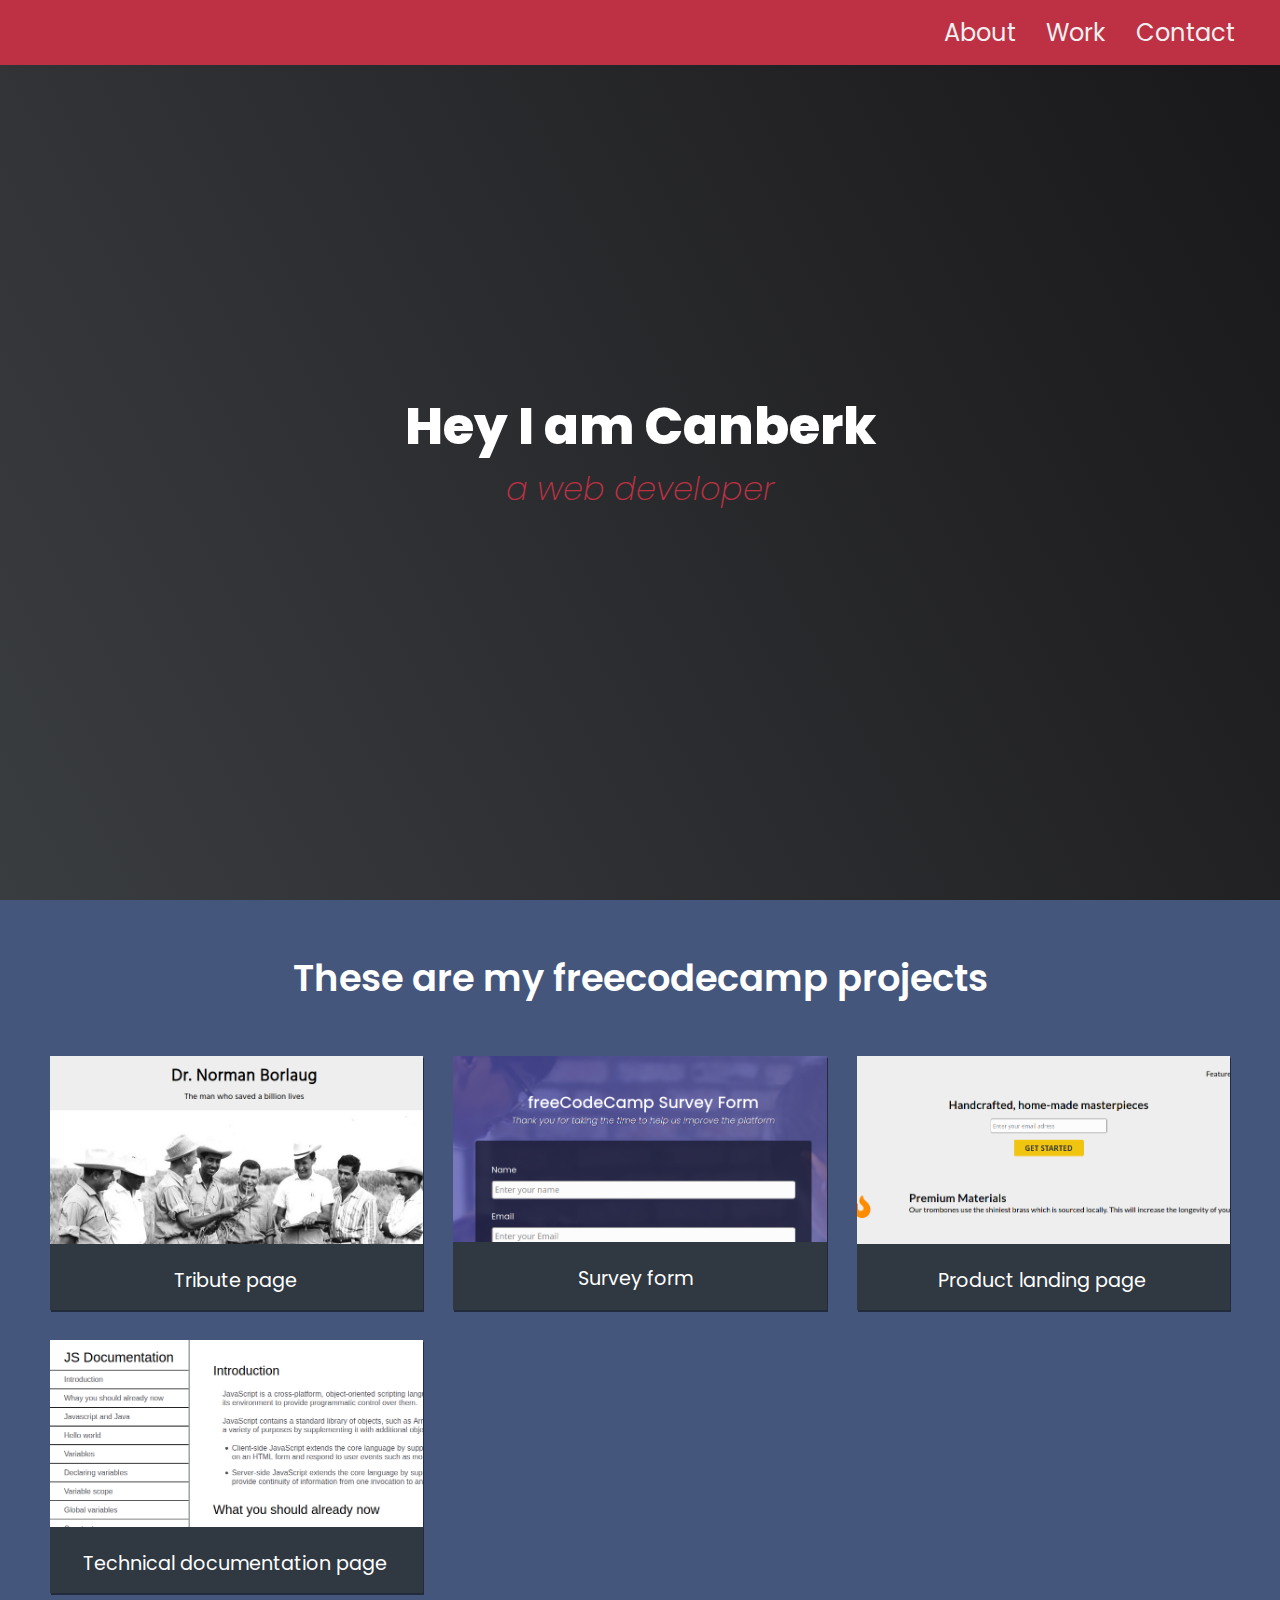
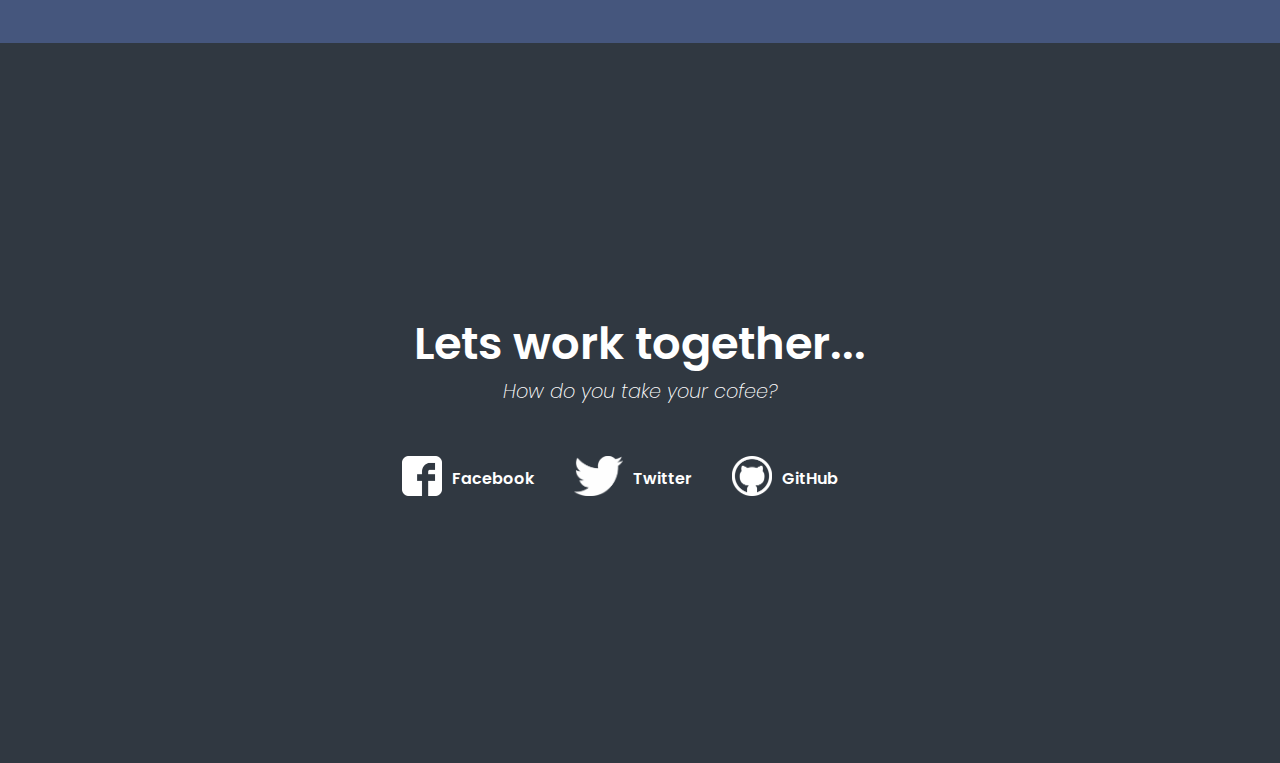
<file: personal-portfolio/index.html>
<!DOCTYPE html>
<html lang="en">
<head>
    <meta charset="UTF-8">
    <meta name="viewport" content="width=device-width, initial-scale=1.0">
    <link rel="stylesheet" href="style.css">
    <link href="https://fonts.googleapis.com/css2?family=Poppins:ital,wght@0,100;0,200;0,300;0,400;0,500;0,600;0,700;0,800;0,900;1,100;1,200;1,300;1,400;1,500;1,600;1,700;1,800;1,900&display=swap" rel="stylesheet"> 
    <title>Personal Portfolio</title>
</head>
<body>
    <nav id="nav-bar">
        <ul>
            <li><a href="#about">About</a></li>
            <li><a href="#work">Work</a></li>
            <li><a href="#contact">Contact</a></li>
        </ul>
    </nav>
    <section id="about">
        <h1>Hey I am Canberk</h1>
        <p>a web developer</p>
    </section>
    <section id="works">
        <p id="works-title">These are my freecodecamp projects</p>
        <div id="grid">
            <div class="work">
                <a href="../tribute-page/index.html"><img src="tribute.png" alt=""></a>
                <p><span class="code"> < </span>Tribute page<span class="code">/></span></p>
            </div>
            <div class="work">
                <img src="survey-form.png" alt="">
                <p><span class="code"> < </span>Survey form <span class="code">/></span></p>
            </div>
            <div class="work">
                <img src="product-landing.png" alt="">
                <p><span class="code"> < </span>Product landing page<span class="code">/></span></p>
            </div>
            <div class="work">
                <img src="technical-documentation.png" alt="">
                <p><span class="code"> < </span>Technical documentation page<span class="code">/></span></p>
            </div>
        </div>
    </section>
    <section id="contact">
        <h1>Lets work together...</h1>
        <p>How do you take your cofee?</p>
        <div id="social-networks">
            <div class="network-container">
                <div class="icon">
                    <img src="facebook.png" alt="">
                </div>
                <div class="icon-name">Facebook</div>
            </div>
            <div class="network-container">
                <div class="icon">
                    <img src="twitter.png" alt="">
                </div>
                <div class="icon-name">Twitter</div>
            </div>
            <div class="network-container">
                <div class="icon">
                    <img src="github.png" alt="">
                </div>
                <div class="icon-name">GitHub</div>
            </div>
        </div>
    </section>
</body>
</html>
</file>
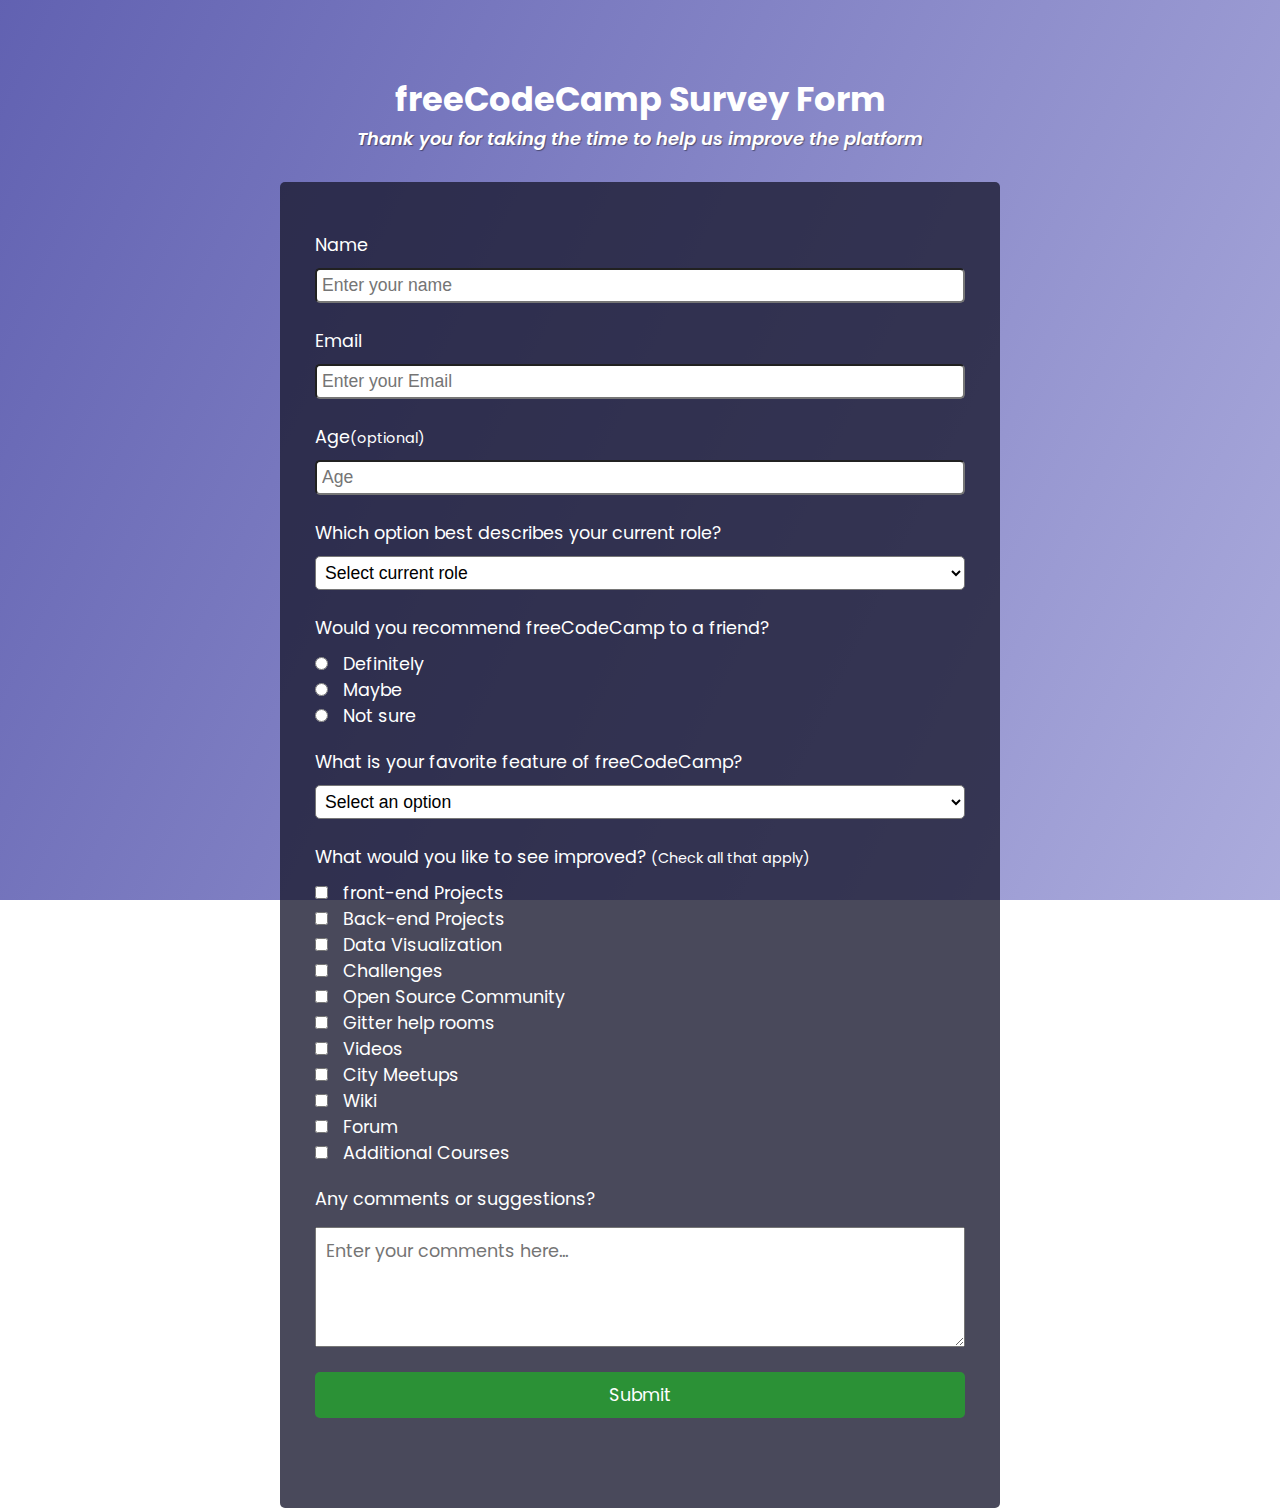
<file: survey-form/index.html>
<!DOCTYPE html>
<html lang="en">
<head>
    <meta charset="UTF-8">
    <meta name="viewport" content="width=device-width, initial-scale=1.0">
    <link rel="stylesheet" href="style.css">
    <link href="https://fonts.googleapis.com/css2?family=Poppins:ital,wght@0,100;0,200;0,300;0,400;1,100;1,200&display=swap" rel="stylesheet"> 
    <title>Survey Form</title>
</head>
<body>
    <div id="container">
        <div id="header">
            <h1 id="title">freeCodeCamp Survey Form</h1>
            <p id="description">Thank you for taking the time to help us improve the platform </p>
        </div>
        <div id="survey">
            <form action="" id="survey-form">
                <label for="name" id="name-label">Name</label>
                <input type="text" name="name" id="name" required placeholder="Enter your name">
                <label for="email" id="email-label">Email</label>
                <input type="email" name="email" id="email" required placeholder="Enter your Email">
                <label for="number" id="number-label">Age<span class="optional">(optional)</span></label>
                <input type="number" name="age" id="number" placeholder="Age" min="10" max="99">
                <label for="dropdown" id="dropdown-label">Which option best describes your current role?</label>
                <select name="role" id="dropdown" required>
                    <option value="" selected disabled>Select current role</option>
                    <option value="student">Student</option>
                    <option value="full-time-job">Full time job</option>
                    <option value="full-time-learner">Full time learner</option>
                    <option value="prefer-not-to-say">Prefer not to say</option>
                    <option value="other">Other</option>
                </select>
                <p>Would you recommend freeCodeCamp to a friend?</p>
                <input type="radio" name="recommend" id="definitely" value="definitely">
                <label for="definitely">Definitely</label>
                <br>
                <input type="radio" name="recommend" id="maybe" value="maybe">
                <label for="maybe">Maybe</label>
                <br>
                <input type="radio" name="recommend" id="not-sure" value="not-sure">
                <label for="not-sure">Not sure</label>
                <br>
                <label for="dropdown-two" id="dropdown-two-label">What is your favorite feature of freeCodeCamp? </label>
                <select name="best-feature" id="dropdown-two">
                    <option value="" selected disabled>Select an option</option>
                    <option value="challenges">Challenges</option>
                    <option value="projects">Projects</option>
                    <option value="community">Community</option>
                    <option value="open-source">Open source</option>
                </select>
                <p>What would you like to see improved? <span class="optional">(Check all that apply)</span></p>
                <input type="checkbox" name="check-1" id="front-end-projects" value="front-end-projects">
                <label for="front-end-projects">front-end Projects</label><br>
                <input type="checkbox" name="check-2" id="back-end-projects" value="back-end-projects">
                <label for="back-end-projects">Back-end Projects</label><br>
                <input type="checkbox" name="check-3" id="data-visualization" value="data-visualization">
                <label for="data-visualization">Data Visualization</label><br>
                <input type="checkbox" name="check-4" id="challenges" value="challenges">
                <label for="challenges">Challenges</label><br>
                <input type="checkbox" name="check-5" id="open-source-community" value="open-source-community">
                <label for="open-source-community">Open Source Community</label><br>
                <input type="checkbox" name="check-6" id="gitter-help-rooms" value="gitter-help-rooms">
                <label for="gitter-help-rooms">Gitter help rooms</label><br>
                <input type="checkbox" name="check-7" id="videos" value="videos">
                <label for="videos">Videos</label><br>
                <input type="checkbox" name="check-8" id="city-meetups" value="city-meetups">
                <label for="city-meetups">City Meetups</label><br>
                <input type="checkbox" name="check-9" id="wiki" value="wiki">
                <label for="wiki">Wiki</label><br>
                <input type="checkbox" name="check-10" id="forum" value="forum">
                <label for="forum">Forum</label><br>
                <input type="checkbox" name="check-11" id="additional-courses" value="additional-courses">
                <label for="additional-courses">Additional Courses</label><br>
                <label for="comment" id="comment-label">Any comments or suggestions?</label>
                <textarea name="comment" id="comment" placeholder="Enter your comments here..."></textarea>
                <input type="submit" value="Submit" id="submit-button">
            </form>
        </div>
    </div>
</body>
</html>
</file>
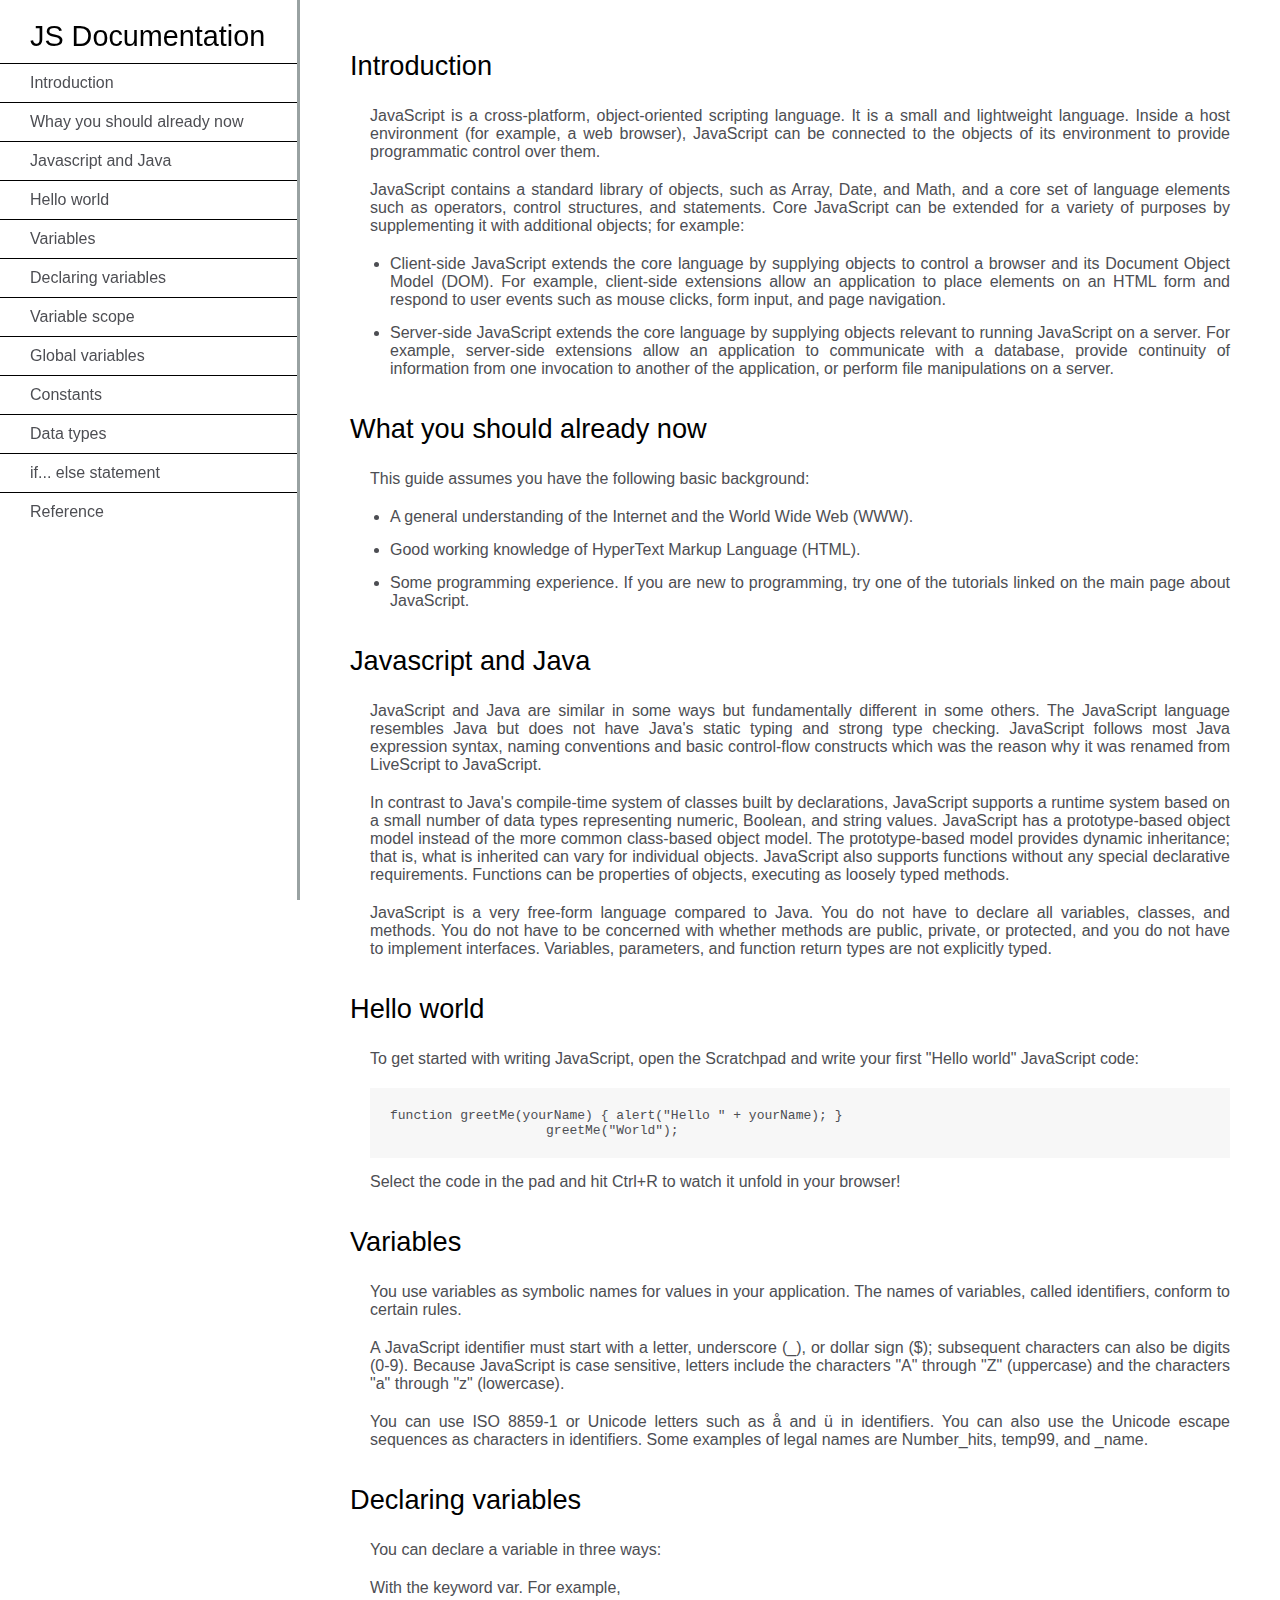
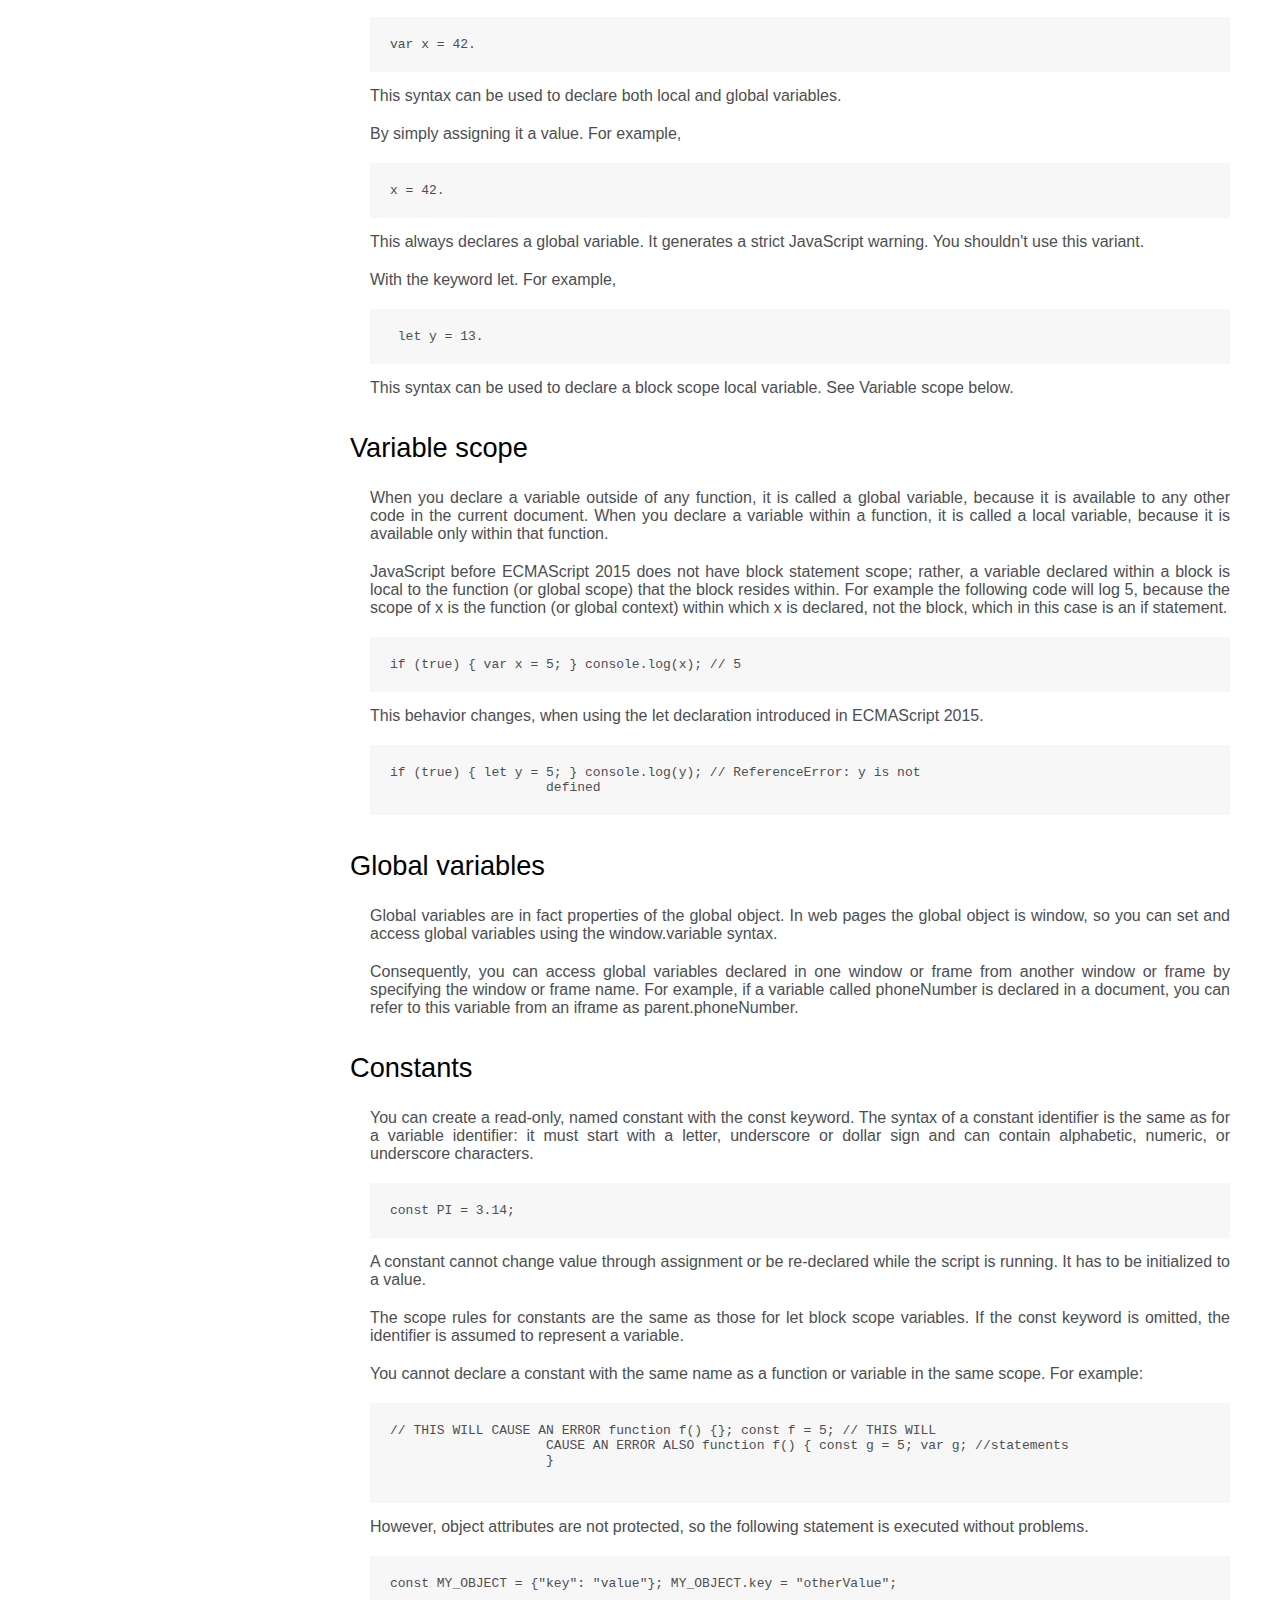
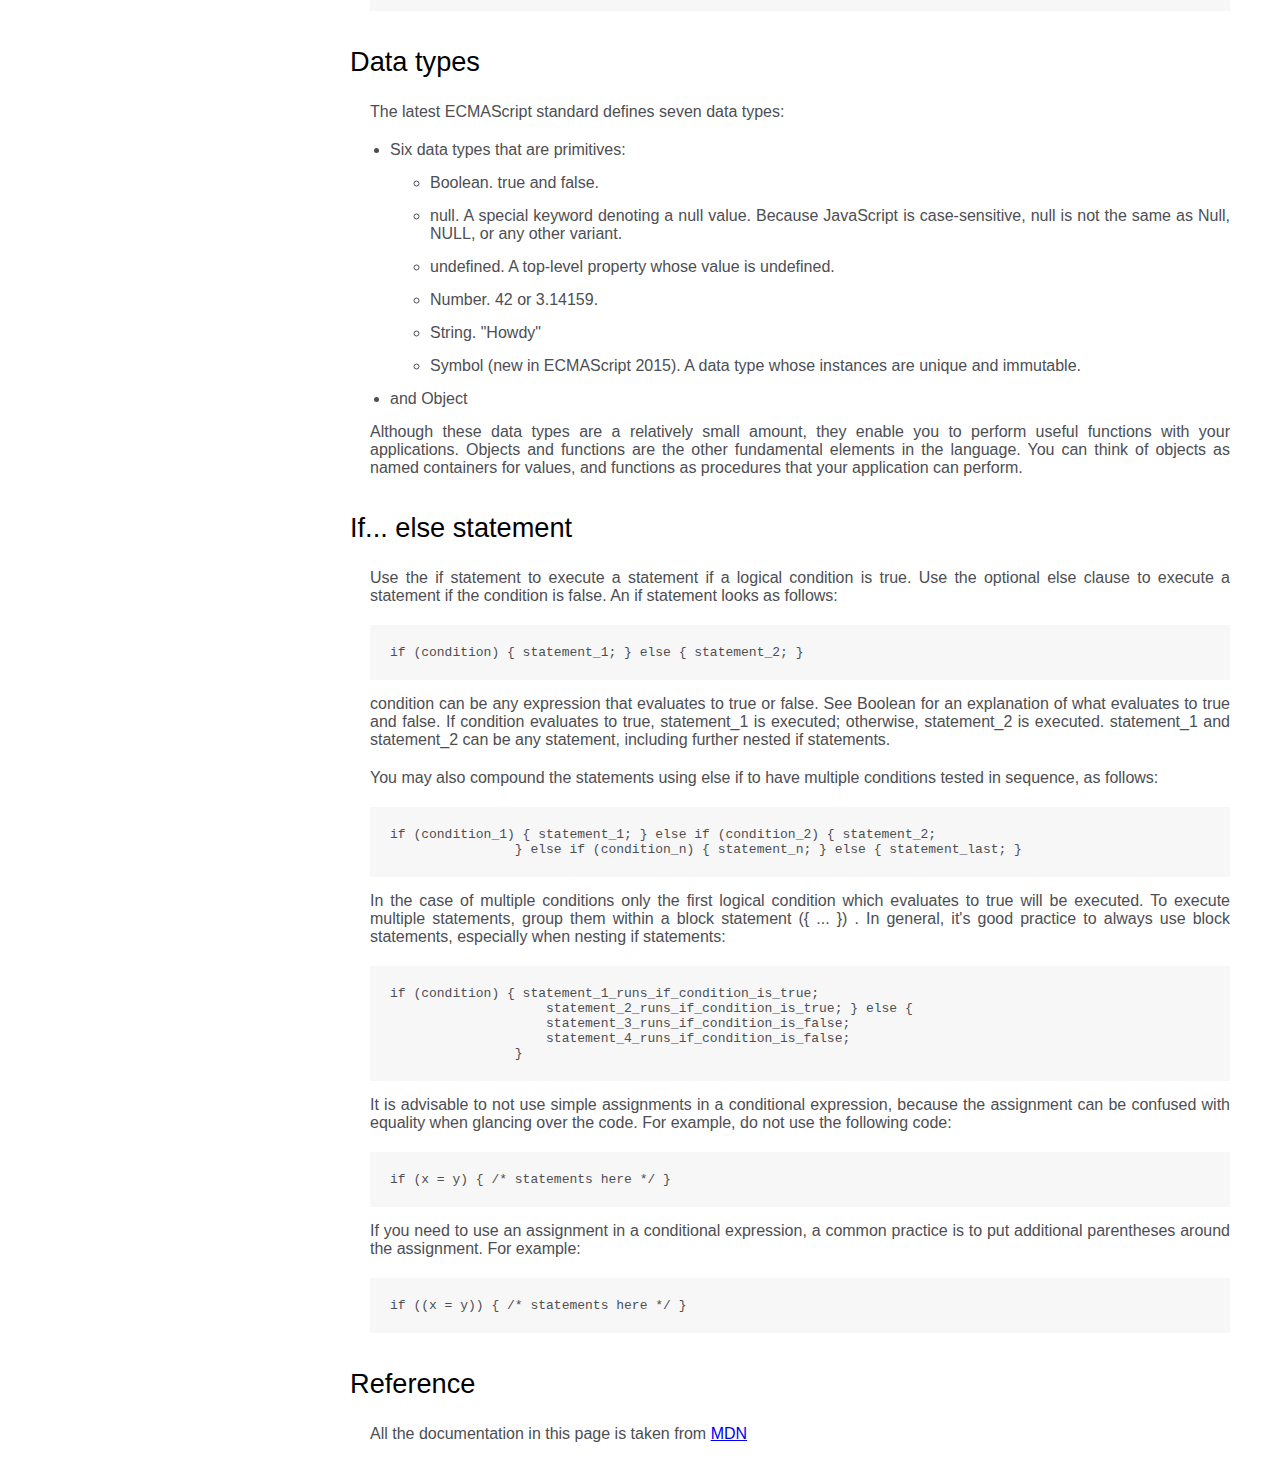
<file: technical-documentation-page/index.html>
<!DOCTYPE html>
<html lang="en">
<head>
    <meta charset="UTF-8">
    <meta name="viewport" content="width=device-width, initial-scale=1.0">
    <link rel="stylesheet" href="style.css">
    <title>Technical Documentation Page</title>
</head>
<body>
    <nav id="navbar">
        <header>
            <p id="navbar-title" class="navbar-section">JS Documentation</p>
        </header>
        <div id="scrollable">
            <a class="nav-link" href="#introduction"><p>Introduction</p></a>
            <a class="nav-link" href="#what_you_should_already_now"><p>Whay you should already now</p></a>
            <a class="nav-link" href="#javascript_and_java"><p>Javascript and Java</p></a>
            <a class="nav-link" href="#hello_world"><p>Hello world</p></a>
            <a class="nav-link" href="#variables"><p>Variables</p></a>
            <a class="nav-link" href="#declaring_variables"><p>Declaring variables</p></a>
            <a class="nav-link" href="#variable_scope"><p>Variable scope</p></a>
            <a class="nav-link" href="#global_variables"><p>Global variables</p></a>
            <a class="nav-link" href="#constants"><p>Constants</p></a>
            <a class="nav-link" href="#data_types"><p>Data types</p></a>
            <a class="nav-link" href="#if_else_statement"><p>if... else statement</p></a>
            <a class="nav-link" href="#reference"><p>Reference</p></a>
        </div>
    </nav>
    <main id="main-doc">
        <section class="main-section" id="introduction">
            <header>
                <p>Introduction</p>
            </header>
            <article>
                <p class="article-text">JavaScript is a cross-platform, object-oriented scripting language. It is a small and lightweight language. Inside a host environment (for example, a web browser), JavaScript can be connected to the objects of its environment to provide programmatic control over them. </p>
                <p class="article-text">JavaScript contains a standard library of objects, such as Array, Date, and Math, and a core set of language elements such as operators, control structures, and statements. Core JavaScript can be extended for a variety of purposes by supplementing it with additional objects; for example: </p>
                <ul>
                    <li>Client-side JavaScript extends the core language by supplying objects to control a browser and its Document Object Model (DOM). For example, client-side extensions allow an application to place elements on an HTML form and respond to user events such as mouse clicks, form input, and page navigation. </li>
                    <li>Server-side JavaScript extends the core language by supplying objects relevant to running JavaScript on a server. For example, server-side extensions allow an application to communicate with a database, provide continuity of information from one invocation to another of the application, or perform file manipulations on a server. </li>
                </ul>
            </article>
        </section>
        <section class="main-section" id="what_you_should_already_now">
            <header>
                <p>What you should already now</p>
            </header>
            <article>
                <p class="article-text">This guide assumes you have the following basic background:</p>
                <ul>
                    <li>A general understanding of the Internet and the World Wide Web (WWW).</li>
                    <li>Good working knowledge of HyperText Markup Language (HTML).</li>
                    <li>Some programming experience. If you are new to programming, try one of the tutorials linked on the main page about JavaScript.</li>
                </ul>
            </article>
        </section>
        <section class="main-section" id="javascript_and_java">
            <header>
                <p>Javascript and Java</p>
            </header>
            <article>
                <p class="article-text">JavaScript and Java are similar in some ways but fundamentally different in some others. The JavaScript language resembles Java but does not have Java's static typing and strong type checking. JavaScript follows most Java expression syntax, naming conventions and basic control-flow constructs which was the reason why it was renamed from LiveScript to JavaScript. </p>
                <p class="article-text">In contrast to Java's compile-time system of classes built by declarations, JavaScript supports a runtime system based on a small number of data types representing numeric, Boolean, and string values. JavaScript has a prototype-based object model instead of the more common class-based object model. The prototype-based model provides dynamic inheritance; that is, what is inherited can vary for individual objects. JavaScript also supports functions without any special declarative requirements. Functions can be properties of objects, executing as loosely typed methods. </p>
                <p class="article-text">JavaScript is a very free-form language compared to Java. You do not have to declare all variables, classes, and methods. You do not have to be concerned with whether methods are public, private, or protected, and you do not have to implement interfaces. Variables, parameters, and function return types are not explicitly typed. </p>
            </article>
        </section>
        <section class="main-section" id="hello_world">
            <header>
                <p>Hello world</p>
            </header>
            <article>
                <p class="article-text">To get started with writing JavaScript, open the Scratchpad and write your first "Hello world" JavaScript code: </p>
                <code>function greetMe(yourName) { alert("Hello " + yourName); }
                    greetMe("World");</code>
                <p class="article-text">Select the code in the pad and hit Ctrl+R to watch it unfold in your browser! </p>
            </article>
        </section>
        <section class="main-section" id="variables">
            <header>
                <p>Variables</p>
            </header>
            <article>
                <p class="article-text">You use variables as symbolic names for values in your application. The names of variables, called identifiers, conform to certain rules. </p>
                <p class="article-text">A JavaScript identifier must start with a letter, underscore (_), or dollar sign ($); subsequent characters can also be digits (0-9). Because JavaScript is case sensitive, letters include the characters "A" through "Z" (uppercase) and the characters "a" through "z" (lowercase). </p>
                <p class="article-text">You can use ISO 8859-1 or Unicode letters such as å and ü in identifiers. You can also use the Unicode escape sequences as characters in identifiers. Some examples of legal names are Number_hits, temp99, and _name. </p>
            </article>
        </section>
        <section class="main-section" id="declaring_variables">
            <header>
                <p>Declaring variables</p>
            </header>
            <article>
                <p class="article-text">You can declare a variable in three ways: </p>
                <p class="article-text">With the keyword var. For example, </p>
                <code>var x = 42.</code>
                <p class="article-text">This syntax can be used to declare both local and global variables. </p>
                <p class="article-text">By simply assigning it a value. For example, </p>
                <code>x = 42.</code>
                <p class="article-text">This always declares a global variable. It generates a strict JavaScript warning. You shouldn't use this variant. </p>
                <p class="article-text">With the keyword let. For example,</p>
                <code> let y = 13.</code>
                <p class="article-text">This syntax can be used to declare a block scope local variable. See Variable scope below. </p>
            </article>
        </section>
        <section class="main-section" id="variable_scope">
            <header>
                <p>Variable scope</p>
            </header>
            <article>
                <p class="article-text">When you declare a variable outside of any function, it is called a global variable, because it is available to any other code in the current document. When you declare a variable within a function, it is called a local variable, because it is available only within that function. </p>
                <p class="article-text">JavaScript before ECMAScript 2015 does not have block statement scope; rather, a variable declared within a block is local to the function (or global scope) that the block resides within. For example the following code will log 5, because the scope of x is the function (or global context) within which x is declared, not the block, which in this case is an if statement. </p>
                <code>if (true) { var x = 5; } console.log(x); // 5</code>
                <p class="article-text">This behavior changes, when using the let declaration introduced in ECMAScript 2015. </p>
                <code>if (true) { let y = 5; } console.log(y); // ReferenceError: y is not
                    defined</code>
            </article>
        </section>
        <section class="main-section" id="global_variables">
            <header>
                <p>Global variables</p>
            </header>
            <article>
                <p class="article-text"> Global variables are in fact properties of the global object. In web pages the global object is window, so you can set and access global variables using the window.variable syntax.</p>
                <p class="article-text">Consequently, you can access global variables declared in one window or frame from another window or frame by specifying the window or frame name. For example, if a variable called phoneNumber is declared in a document, you can refer to this variable from an iframe as parent.phoneNumber. </p>
            </article>
        </section>
        <section class="main-section" id="constants">
            <header>
                <p>Constants</p>
            </header>
            <article>
                <p class="article-text">You can create a read-only, named constant with the const keyword. The syntax of a constant identifier is the same as for a variable identifier: it must start with a letter, underscore or dollar sign and can contain alphabetic, numeric, or underscore characters. </p>
                <code>const PI = 3.14;</code>
                <p class="article-text">A constant cannot change value through assignment or be re-declared while the script is running. It has to be initialized to a value. </p>
                <p class="article-text">The scope rules for constants are the same as those for let block scope variables. If the const keyword is omitted, the identifier is assumed to represent a variable. </p>
                <p class="article-text">You cannot declare a constant with the same name as a function or variable in the same scope. For example: </p>
                <code>// THIS WILL CAUSE AN ERROR function f() {}; const f = 5; // THIS WILL
                    CAUSE AN ERROR ALSO function f() { const g = 5; var g; //statements
                    }
                </code>
                <p class="article-text">However, object attributes are not protected, so the following statement is executed without problems. </p>
                <code>const MY_OBJECT = {"key": "value"}; MY_OBJECT.key = "otherValue";</code>
            </article>
        </section>
        <section class="main-section" id="data_types">
            <header>
                <p>Data types</p>
            </header>
            <article>
                <p class="article-text">The latest ECMAScript standard defines seven data types:</p>
                <ul>
                    <li>Six data types that are primitives:</li>
                    <ul>
                        <li>Boolean. true and false.</li>
                        <li>null. A special keyword denoting a null value. Because JavaScript is case-sensitive, null is not the same as Null, NULL, or any other variant. </li>
                        <li>undefined. A top-level property whose value is undefined.</li>
                        <li>Number. 42 or 3.14159.</li>
                        <li>String. "Howdy"</li>
                        <li>Symbol (new in ECMAScript 2015). A data type whose instances are unique and immutable. </li>
                    </ul>
                    <li>and Object</li>
                </ul>
                <p class="article-text">Although these data types are a relatively small amount, they enable you to perform useful functions with your applications. Objects and functions are the other fundamental elements in the language. You can think of objects as named containers for values, and functions as procedures that your application can perform. </p>
            </article>
        </section>
        <section class="main-section" id="if_else_statement">
            <header>
                <p>If... else statement</p>
            </header>
            <article>
                <p class="article-text">Use the if statement to execute a statement if a logical condition is true. Use the optional else clause to execute a statement if the condition is false. An if statement looks as follows: </p>
                <code>if (condition) { statement_1; } else { statement_2; }</code>
                <p class="article-text">condition can be any expression that evaluates to true or false. See Boolean for an explanation of what evaluates to true and false. If condition evaluates to true, statement_1 is executed; otherwise, statement_2 is executed. statement_1 and statement_2 can be any statement, including further nested if statements. </p>
                <p class="article-text">You may also compound the statements using else if to have multiple conditions tested in sequence, as follows: </p>
                <code>if (condition_1) { statement_1; } else if (condition_2) { statement_2;
                } else if (condition_n) { statement_n; } else { statement_last; }</code>
                <p class="article-text">In the case of multiple conditions only the first logical condition which evaluates to true will be executed. To execute multiple statements, group them within a block statement ({ ... }) . In general, it's good practice to always use block statements, especially when nesting if statements: </p>
                <code>if (condition) { statement_1_runs_if_condition_is_true;
                    statement_2_runs_if_condition_is_true; } else {
                    statement_3_runs_if_condition_is_false;
                    statement_4_runs_if_condition_is_false; 
                }</code>
                <p class="article-text">It is advisable to not use simple assignments in a conditional expression, because the assignment can be confused with equality when glancing over the code. For example, do not use the following code: </p>
                <code>if (x = y) { /* statements here */ }</code>
                <p class="article-text">If you need to use an assignment in a conditional expression, a common practice is to put additional parentheses around the assignment. For example: </p>
                <code>if ((x = y)) { /* statements here */ }</code>
            </article>
        </section>
        <section class="main-class" id="reference">
            <header>
                <p>Reference</p>
            </header>
            <article>
                <p class="article-text">All the documentation in this page is taken from <a href="https://developer.mozilla.org/en-US/docs/Web/JavaScript/Guide">MDN</a></p>
            </article>
        </section>
    </main>

</body>
</html>
</file>
<file: personal-portfolio/style.css>
*{
    margin:0;
    box-sizing: border-box;
}

body{
    font-family: 'Poppins', sans-serif;
}

#nav-bar{
    position: fixed;
    width: 100%;
    display: flex;
    flex-direction: row;
    justify-content: end;
    background-color: #be3144;
    font-size: 1.5rem;
    color:#f0f0f0;
}

#nav-bar ul{
    display: flex;
    flex-direction: row;
    justify-content: space-around;
    list-style: none;
    padding: 0;
    margin-right: 30px;
}

#nav-bar li{
    padding: 15px;
}

#nav-bar a{
    text-decoration: none;
    color:#f0f0f0;
}

#nav-bar li:hover{ 
    background-color: #45567d;
    cursor: pointer;
}

#about{
    width: 100%;
    height: 100vh;
    background-image: linear-gradient(62deg, #3a3d40 0%, #181719 100%);
    display: flex;
    flex-direction: column;
    justify-content: center;
    align-items: center;
}

#about h1{
    font-size: 3.2rem;
    font-weight: 800;
    color: white;
}

#about p{
    font-size: 2rem;
    font-style: italic;
    font-weight: 200;
    color:#be3144;
}

#grid{
    width: 100%;
    max-width: 1200px;
    margin: auto;
    display: grid;
    grid-template-columns: repeat(auto-fit,minmax(300px,1fr));
    grid-gap: 30px;
}

#works{
    width: 100%;
    text-align: center;
    padding: 50px;
    background-color: #45567d;
}

#works-title{
    color:white;
    font-weight: 600;
    font-size: 2.3rem;
    margin-bottom: 50px;
}

.work{
    box-shadow: 1px 2px rgba(0, 0, 0, 0.5);
    background-color: #303841;
}

.work p{
    color:white;
    font-size: 1.2rem;
    padding: 15px;
}

.work img{
    width: 100%;
    height: auto;
}


.code{
    color:#303841;
    transition: color 0.4s ease-out;
}


.work:hover{
    cursor: pointer;
}

.work:hover .code{
    color:#ff7f50;
}

#contact{
    background-color: #303841;
    width: 100%;
    height: 80vh;
    display: flex;
    flex-direction: column;
    justify-content: center;
    align-items: center;
}

#contact h1 {
    font-size: 2.8rem;
    font-weight: 600;
    color: white;
}

#contact p{
    font-size: 1.2rem;
    font-style: italic;
    font-weight: 200;
    color: white;
}

#social-networks{
    display:flex;
    flex-direction: row;
    justify-content: center;
    align-items: center;
    flex-wrap: wrap;
    width:100%;
    margin-top: 50px;
}

.network-container{
    display: flex;
    flex-direction: row;
    height: 40px;
    color:white;
    margin-right: 40px;
    transition: transform 0.3s ease-out;
    cursor: pointer;
}

.icon{
    display: block;
    height: 100%;
    width: auto;
}

.icon img{
    height: 100%;
    width: auto;
}

.icon-name{
    font-weight: 600;
    padding-top: 10px;
    padding-left: 10px;
}

.network-container:hover{
    transform: translateY(15px);
}

@media (max-width:500px){
    #about h1{
        font-size: 2.5rem;
        
    }

    #about p{
        font-size: 1.5rem;
        }

    #contact h1{
        font-size: 2.5rem;
    }

    #nav-bar{
        position: static;
        justify-content: center;

    }

    #nav-bar ul{
        flex-direction: column;
        align-items: center;
        width: 100%;
        margin: 0;
    }

    #nav-bar li{
        width: 100%;
        text-align: center;
    }

}
</file>
<file: survey-form/style.css>
* {
    margin: 0;
    box-sizing: border-box;
}

body{
    background-image: linear-gradient( 115deg, rgba(58, 58, 158, 0.8), rgba(136, 136, 206, 0.7) ), url(https://cdn.freecodecamp.org/testable-projects-fcc/images/survey-form-background.jpeg);
    background-repeat: no-repeat;
    background-attachment: fixed;
    background-size: cover;
    background-position: center;
    font-family: 'Poppins', sans-serif;
}

#container{
    width: 100%;
    margin-top: 75px;
    display:flex;
    flex-direction: column;
    font-size: 1.05rem;
    align-items: center;
}

#header{
    width: 100%;
    text-align: center;
    color: white;
    
}

#description{
    font-style: italic;
    font-size: 1.125rem;
    font-weight: 600;
    text-shadow: 1px 1px 1px rgba(0, 0, 0, 0.4);
}

#survey{
    display:flex;
    width: 100%;
    max-width: 720px;
    background-color: rgba(27, 27, 50, 0.8);
    margin-top: 30px;
    border-radius: 5px;
    color: white;
    font-size: 1.1rem;
}

#survey p {
    margin-bottom: 10px;
}

#survey-form{
    width: 100%;
    margin: 50px 35px 50px 35px;
}
input[type="text"], input[type="email"], input[type="number"]{
    margin-top: 10px;
    margin-bottom: 25px;
    display: block;
    width: 100%;
    font-size: 1.1rem;
    padding: 5px;
    border-radius: 5px;
}

.optional{
    font-size: 0.9rem;
}

#dropdown, #dropdown-two{
    margin-top: 10px;
    margin-bottom: 25px;
    display:block;
    width: 100%;
    font-size: 1.1rem;
    padding: 5px;
    background-color: white;
    border-radius: 5px;
}

input[type="radio"], input[type="checkbox"]{
    margin: 5px 10px 5px auto;
}

#dropdown-two-label{
    display: block;
    margin-top: 20px;
}

#comment-label{
    display: block;
    margin-top: 20px;
}

#comment{
    display:block;
    width: 100%;
    min-height: 120px;
    font-family: inherit;
    font-size: inherit;
    font-weight: inherit;
    padding: 10px;
    margin-top: 15px;
}

#submit-button{
    display:block;
    width: 100%;
    margin-top: 25px;
    margin-bottom: 40px;
    font-size: inherit;
    font-family: inherit;
    font-weight: inherit;
    padding: 10px;
    background-color: rgba(0, 255, 0, 0.4);
    color:inherit;
    border-style: none;
    border-radius: 5px;
    cursor: pointer;
}
</file>
<file: technical-documentation-page/style.css>
*{
    margin: 0;
    box-sizing: border-box;
}

body{
    font-family: 'Open Sans', Arial, sans-serif;
}

#navbar{
    min-width: 300px;
    height: 100vh;
    position: fixed;
    left:0;
    top:0;
    border-right: solid 3px rgba(0, 22, 22, 0.4);
}

#navbar-title{
    border: none;
    font-size: 1.8rem;
    padding-top: 20px;
    padding-left: 30px;
    padding-right: 20px;
    margin-bottom: 10px;
}

.nav-link{
    display: block;
    text-decoration: none;
    color: #4d4e53;
    border-top: 1px solid black;
    padding: 10px 10px 10px 30px;
}

.nav-link:hover{
    color:black;
}

#main-doc{
    margin-left: 350px;
    margin-top: 50px;
    margin-right: 50px;
    text-align: justify;
    color: #4d4e53;
}

#main-doc header{
    font-size: 1.7rem;
    margin-bottom: 15px;
    margin-top: 35px;
    margin-bottom: 25px;
    color:black;
}

.article-text{
    margin-bottom: 20px;
    margin-left: 20px;
}

.main-section li{
    margin-bottom: 15px;
}

.main-section code{
    display:block;
    background-color: #f7f7f7;
    margin-left: 20px;
    padding: 20px;
    margin-bottom: 15px;
    white-space: pre;
}

@media (max-width: 815px){
    #navbar{
        position: static;
        display:block;
        height: 250px;
        overflow: hidden;
        border-bottom: solid 2px black;

    }

    #scrollable{
        height: 200px;
        border: solid 2px black;
        overflow-y: scroll;
    }

    #main-doc{
        margin:0 20px 20px 20px;
    }
}
</file>
